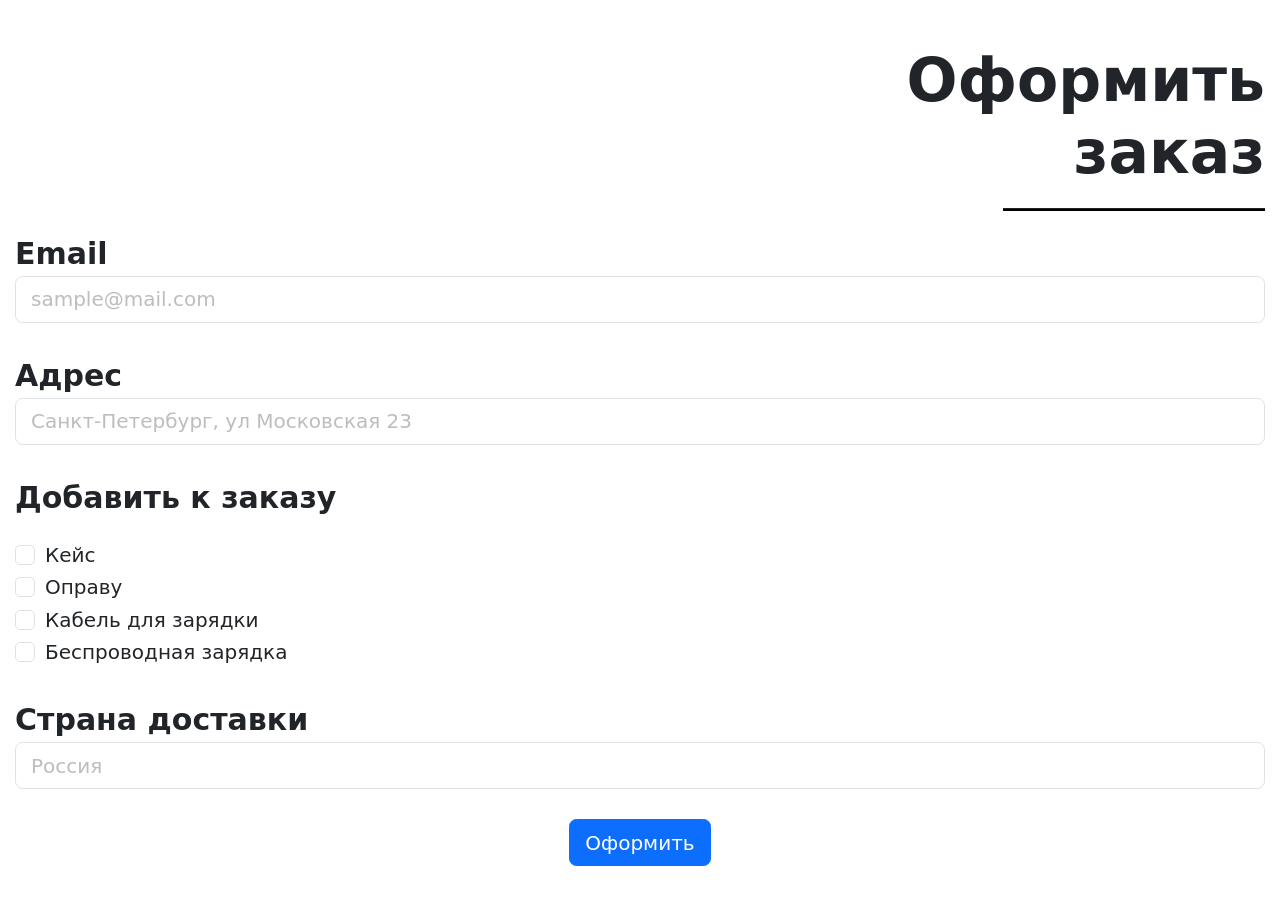
<file: src/html/form.html>
<!DOCTYPE html>
<html lang="ru">

<head>
    <meta charset="UTF-8">
    <meta name="viewport" content="width=device-width, initial-scale=1.0">
    <title>Форма для регистрации заказа</title>
    <link rel="shortcut icon" href="../img/favicon.ico" type="image/x-icon">
    <link href="https://cdn.jsdelivr.net/npm/bootstrap@5.3.8/dist/css/bootstrap.min.css" rel="stylesheet"
        integrity="sha384-sRIl4kxILFvY47J16cr9ZwB07vP4J8+LH7qKQnuqkuIAvNWLzeN8tE5YBujZqJLB" crossorigin="anonymous">
    <link rel="stylesheet" href="../css/style.css">
</head>

<body>
    <div class="container form-container">
        <div class="title">
            <h2>Оформить <br> заказ</h2>
            <hr>
        </div>

        <form class="form">
            <div class="form-group">
                <label class="form__label" for="email">Email</label>
                <input type="email" class="form-control" id="email" aria-describedby="emailHelp"
                    placeholder="sample@mail.com">
            </div>

            <div class="form-group">
                <label class="form__label" for="address">Адрес</label>
                <input type="text" class="form-control" id="address" placeholder="Санкт-Петербург, ул Московская 23">
            </div>

            <div class="form-group">
                <p class="form__label">Добавить к заказу</p>

                <div class="form-check">
                    <input class="form-check-input" type="checkbox" value="" id="addCase">
                    <label class="form-check-label" for="addCase">
                        Кейс
                    </label>
                </div>

                <div class="form-check">
                    <input class="form-check-input" type="checkbox" value="" id="addFrame">
                    <label class="form-check-label" for="addFrame">
                        Оправу
                    </label>
                </div>

                <div class="form-check">
                    <input class="form-check-input" type="checkbox" value="" id="addCable">
                    <label class="form-check-label" for="addCable">
                        Кабель для зарядки
                    </label>
                </div>

                <div class="form-check">
                    <input class="form-check-input" type="checkbox" value="" id="addWirelessCharger">
                    <label class="form-check-label" for="addWirelessCharger">
                        Беспроводная зарядка
                    </label>
                </div>
            </div>

            <div class="form-group">
                <label class="form__label" for="contryInput">Страна доставки</label>
                <input type="text" name="country" id="contryInput" class="form-control" placeholder="Россия">
            </div>

            <button type="submit" class="btn btn-primary">Оформить</button>
        </form>
    </div>
</body>

</html>
</file>
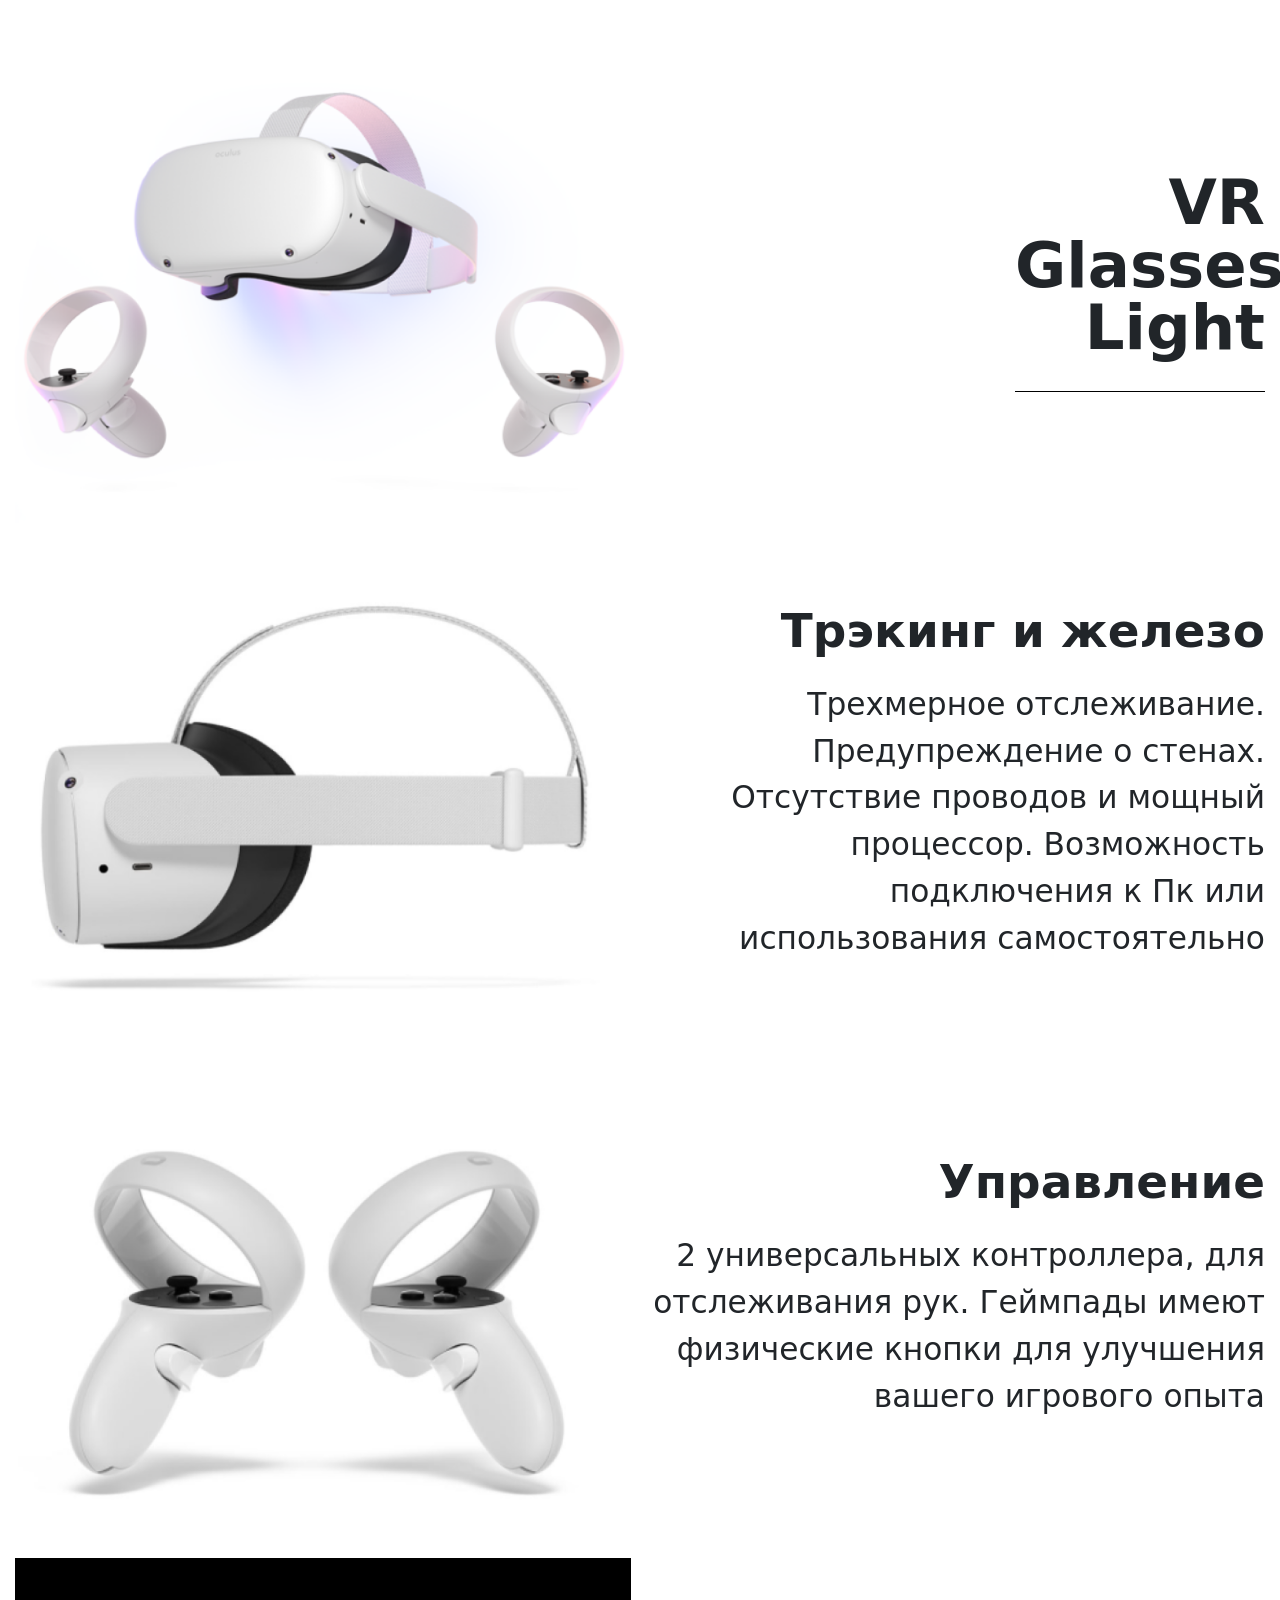
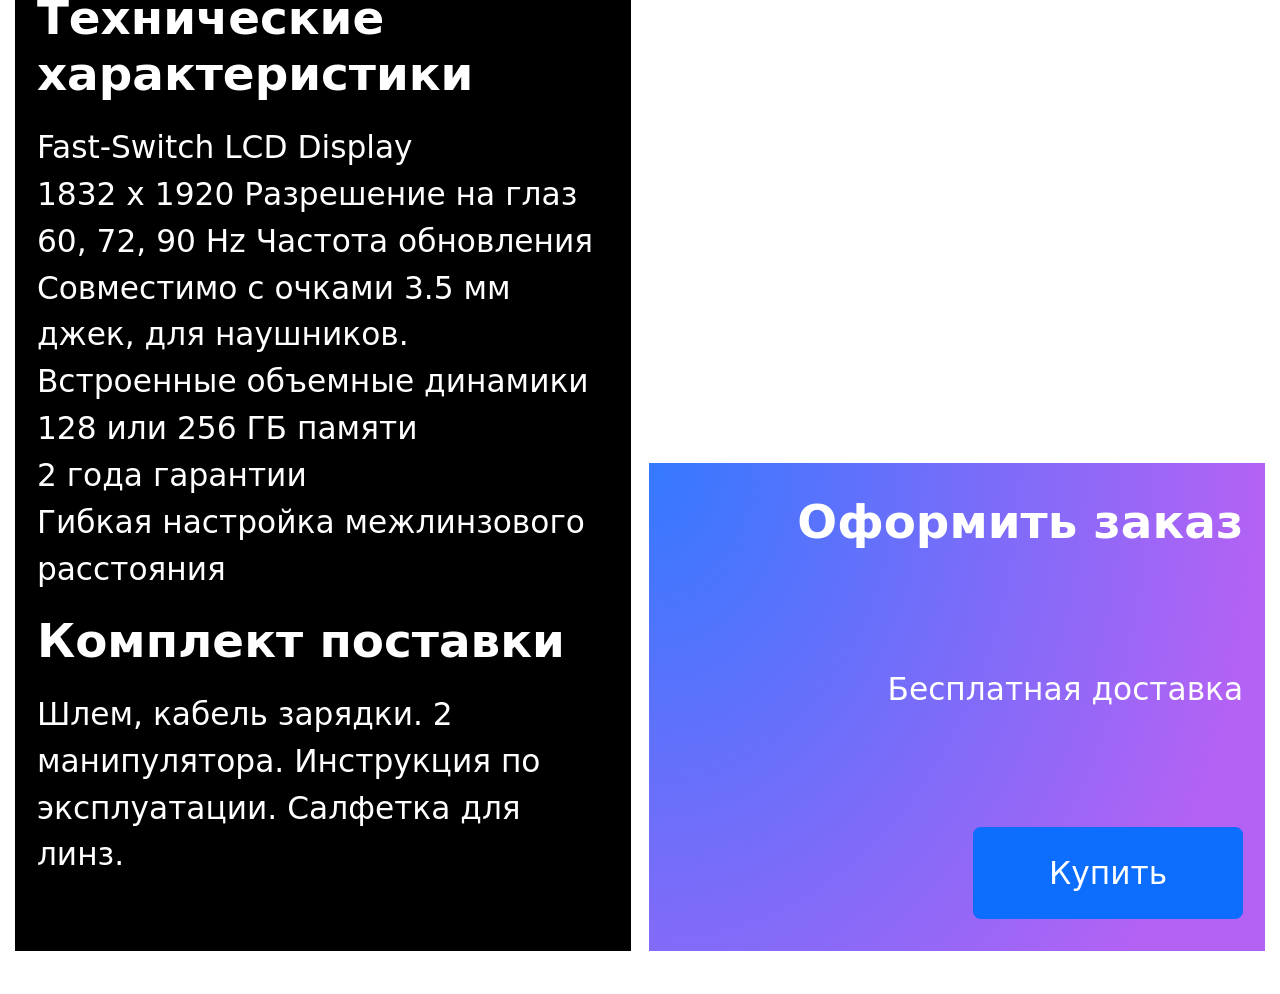
<file: src/html/vrlight.html>
<!DOCTYPE html>
<html>

<head>
    <meta charset="utf-8">
    <meta name="viewport" content="width=device-width, initial-scale=1">
    <title>VR Light</title>
    <!-- CSS only -->
    <link href="https://cdn.jsdelivr.net/npm/bootstrap@5.2.3/dist/css/bootstrap.min.css" rel="stylesheet"
        integrity="sha384-rbsA2VBKQhggwzxH7pPCaAqO46MgnOM80zW1RWuH61DGLwZJEdK2Kadq2F9CUG65" crossorigin="anonymous">

    <link rel="stylesheet" href="../css/style.css">
    <link rel="icon" href="../img/favicon.ico" type="image/x-icon">
</head>

<body>
    <div class="app">
        <section class="vrlight-body">
            <div class="container">
                <div class="vrlight-body__grid">
                    <div class="vrlight-body__item vrlight-body__title">
                        <img src="../img/vr-light-page-img1.png" alt="VR очки с контроллерами">
                        <h1>VR Glasses Light</h1>
                    </div>

                    <div class="vrlight-body__item vrlight-body__hardware">
                        <img src="../img/vr-light-page-img2.png" alt="Вид VR очков">

                        <div>
                            <h3>Трэкинг и железо</h3>

                            <p>
                                Трехмерное отслеживание. Предупреждение о стенах. Отсутствие проводов и мощный
                                процессор.
                                Возможность подключения к Пк или использования самостоятельно
                            </p>
                        </div>
                    </div>

                    <div class="vrlight-body__item vrlight-body__input">
                        <img src="../img/vr-light-page-img3.png" alt="Вид контроллеров">

                        <div>
                            <h3>Управление</h3>

                            <p>
                                2 универсальных контроллера, для отслеживания рук. Геймпады имеют физические кнопки для
                                улучшения вашего игрового опыта
                            </p>
                        </div>
                    </div>

                    <div class="vrlight-body__item vrlight-body__technical">
                        <div class="item">
                            <h3>Технические характеристики</h3>

                            <ul>
                                <li>Fast-Switch LCD Display</li>
                                <li>1832 x 1920 Разрешение на глаз</li>
                                <li>60, 72, 90 Hz Частота обновления</li>
                                <li>Совместимо с очками 3.5 мм джек, для наушников. Встроенные объемные динамики</li>
                                <li>128 или 256 ГБ памяти</li>
                                <li>2 года гарантии</li>
                                <li>Гибкая настройка межлинзового расстояния</li>
                            </ul>
                        </div>

                        <div class="item">
                            <h3>Комплект поставки</h3>

                            <p>
                                Шлем, кабель зарядки. 2 манипулятора. Инструкция по эксплуатации. Салфетка для линз.
                            </p>
                        </div>
                    </div>

                    <div class="vrlight-body__item vrlight-body__buy">
                        <h3>Оформить заказ</h3>

                        <p>Бесплатная доставка</p>

                        <a class="btn btn-primary" href="./form.html">Купить</a>
                    </div>
                </div>
            </div>
        </section>
    </div>
</body>

</html>
</file>
<file: src/css/style.css>
@import url('variables.css');
@import url('default-styles.css');
@import url('header/header.css');
@import url('form/form.css');
@import url('start/start.css');
@import url('products/products.css');
@import url('vrlight/vrlight.css');
@import url('video-section/video.css');
@import url('opportunities/opportunities.css');
@import url('other/other.css');
@import url('footer/footer.css');
</file>
